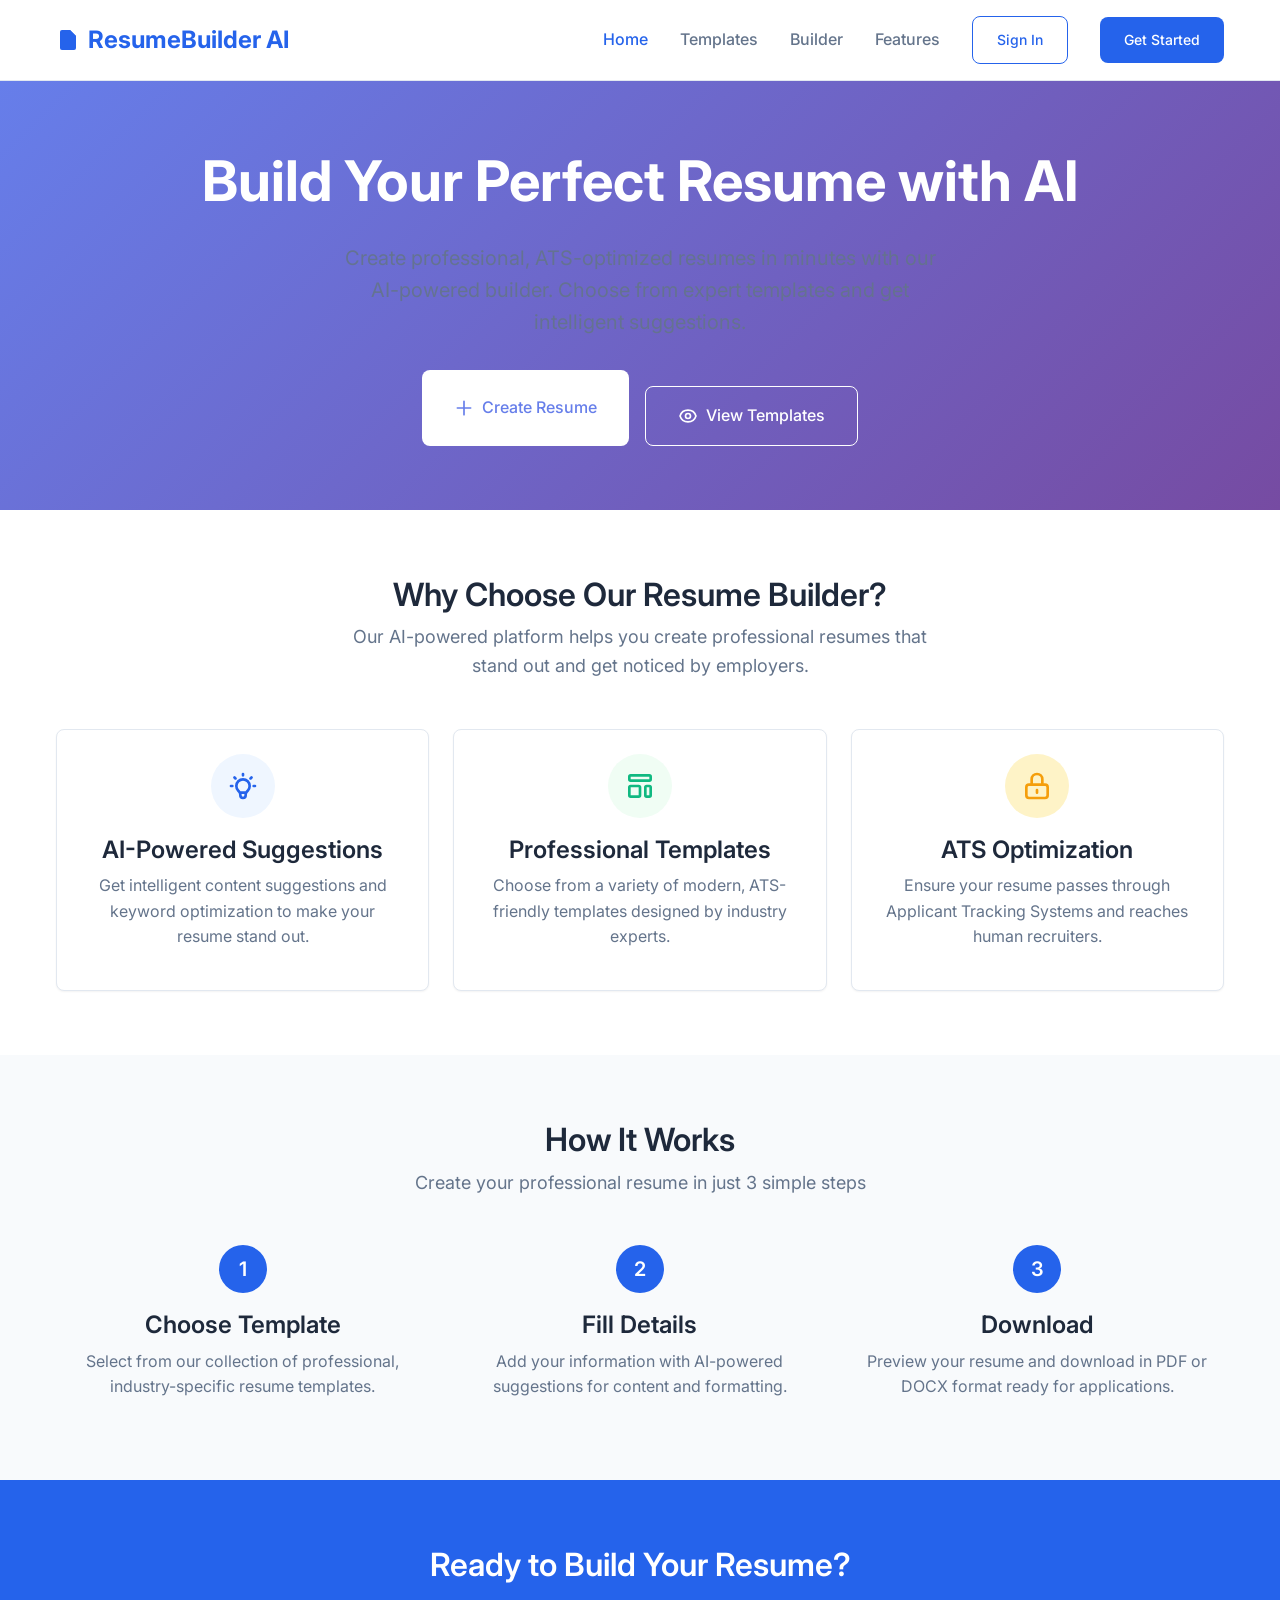
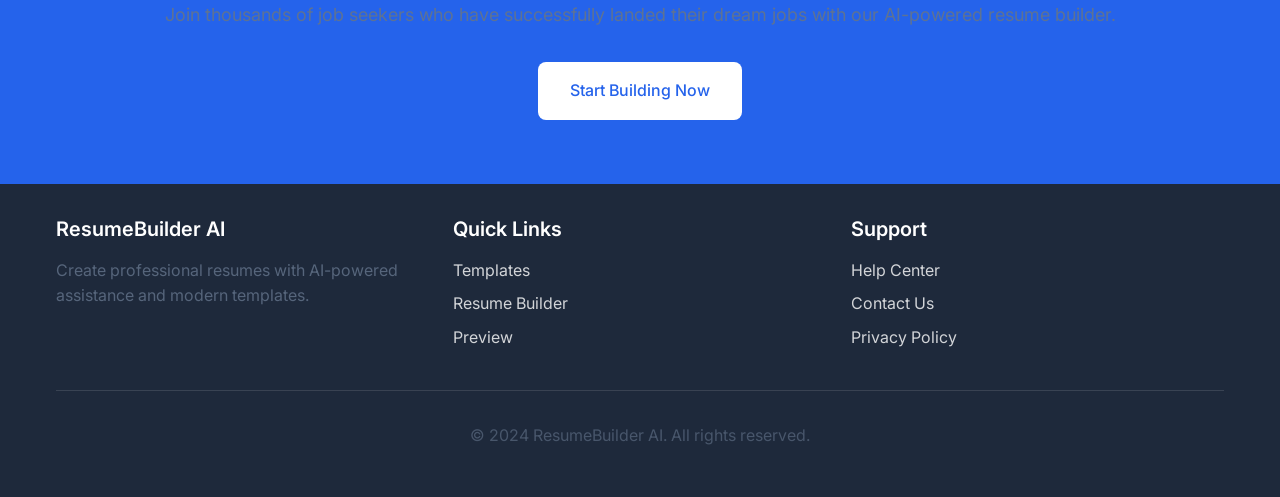
<file: index.html>
<!DOCTYPE html>
<html lang="en">
<head>
    <meta charset="UTF-8">
    <meta name="viewport" content="width=device-width, initial-scale=1.0">
    <title>AI-Powered Resume Builder | Create Professional Resumes</title>
    <meta name="description" content="Build professional resumes with AI-powered suggestions, multiple templates, and ATS optimization. Create, preview, and download your perfect resume.">
    
    <!-- Google Fonts -->
    <link rel="preconnect" href="https://fonts.googleapis.com">
    <link rel="preconnect" href="https://fonts.gstatic.com" crossorigin>
    <link href="https://fonts.googleapis.com/css2?family=Inter:wght@300;400;500;600;700&display=swap" rel="stylesheet">
    
    <!-- Styles -->
    <link rel="stylesheet" href="styles/main.css">
    
    <!-- Favicon -->
    <link rel="icon" type="image/x-icon" href="assets/icons/favicon.ico">
</head>
<body>
    <!-- Header -->
    <header class="header">
        <nav class="navbar">
            <div class="container flex justify-between items-center">
                <a href="index.html" class="nav-brand">
                    <svg width="24" height="24" viewBox="0 0 24 24" fill="currentColor">
                        <path d="M14 2H6a2 2 0 0 0-2 2v16a2 2 0 0 0 2 2h12a2 2 0 0 0 2-2V8l-6-6z"/>
                        <polyline points="14,2 14,8 20,8"/>
                        <line x1="16" y1="13" x2="8" y2="13"/>
                        <line x1="16" y1="17" x2="8" y2="17"/>
                        <polyline points="10,9 9,9 8,9"/>
                    </svg>
                    ResumeBuilder AI
                </a>
                
                <ul class="nav-menu" id="navMenu">
                    <li><a href="index.html" class="nav-link active">Home</a></li>
                    <li><a href="templates.html" class="nav-link">Templates</a></li>
                    <li><a href="builder.html" class="nav-link">Builder</a></li>
                    <li><a href="#features" class="nav-link">Features</a></li>
                    <li><a href="login.html" class="btn btn-outline">Sign In</a></li>
                    <li><a href="builder.html" class="btn btn-primary">Get Started</a></li>
                </ul>
                
                <button class="mobile-menu-button" id="mobileMenuButton" aria-label="Toggle menu">
                    <svg width="24" height="24" fill="none" stroke="currentColor" viewBox="0 0 24 24">
                        <path stroke-linecap="round" stroke-linejoin="round" stroke-width="2" d="M4 6h16M4 12h16M4 18h16"/>
                    </svg>
                </button>
            </div>
        </nav>
    </header>

    <main>
        <!-- Hero Section -->
        <section class="hero" style="padding: 4rem 0; background: linear-gradient(135deg, #667eea 0%, #764ba2 100%); color: white;">
            <div class="container text-center">
                <div class="fade-in">
                    <h1 style="font-size: 3.5rem; margin-bottom: 1.5rem; font-weight: 700;">
                        Build Your Perfect Resume with AI
                    </h1>
                    <p style="font-size: 1.25rem; margin-bottom: 2rem; opacity: 0.9; max-width: 600px; margin-left: auto; margin-right: auto;">
                        Create professional, ATS-optimized resumes in minutes with our AI-powered builder. 
                        Choose from expert templates and get intelligent suggestions.
                    </p>
                    <div class="flex justify-center space-y-4" style="gap: 1rem; flex-wrap: wrap;">
                        <a href="builder.html" class="btn btn-lg" style="background: white; color: #667eea; border: none;">
                            <svg width="20" height="20" fill="none" stroke="currentColor" viewBox="0 0 24 24">
                                <path stroke-linecap="round" stroke-linejoin="round" stroke-width="2" d="M12 4v16m8-8H4"/>
                            </svg>
                            Create Resume
                        </a>
                        <a href="templates.html" class="btn btn-lg btn-outline" style="border-color: white; color: white;">
                            <svg width="20" height="20" fill="none" stroke="currentColor" viewBox="0 0 24 24">
                                <path stroke-linecap="round" stroke-linejoin="round" stroke-width="2" d="M15 12a3 3 0 11-6 0 3 3 0 016 0z"/>
                                <path stroke-linecap="round" stroke-linejoin="round" stroke-width="2" d="M2.458 12C3.732 7.943 7.523 5 12 5c4.478 0 8.268 2.943 9.542 7-1.274 4.057-5.064 7-9.542 7-4.477 0-8.268-2.943-9.542-7z"/>
                            </svg>
                            View Templates
                        </a>
                    </div>
                </div>
            </div>
        </section>

        <!-- Features Section -->
        <section id="features" style="padding: 4rem 0;">
            <div class="container">
                <div class="text-center" style="margin-bottom: 3rem;">
                    <h2>Why Choose Our Resume Builder?</h2>
                    <p style="font-size: 1.125rem; max-width: 600px; margin: 0 auto;">
                        Our AI-powered platform helps you create professional resumes that stand out and get noticed by employers.
                    </p>
                </div>
                
                <div class="grid grid-cols-3">
                    <div class="card text-center fade-in">
                        <div style="background: #eff6ff; width: 64px; height: 64px; border-radius: 50%; display: flex; align-items: center; justify-content: center; margin: 0 auto 1rem;">
                            <svg width="32" height="32" fill="none" stroke="#2563eb" viewBox="0 0 24 24">
                                <path stroke-linecap="round" stroke-linejoin="round" stroke-width="2" d="M9.663 17h4.673M12 3v1m6.364 1.636l-.707.707M21 12h-1M4 12H3m3.343-5.657l-.707-.707m2.828 9.9a5 5 0 117.072 0l-.548.547A3.374 3.374 0 0014 18.469V19a2 2 0 11-4 0v-.531c0-.895-.356-1.754-.988-2.386l-.548-.547z"/>
                            </svg>
                        </div>
                        <h3>AI-Powered Suggestions</h3>
                        <p>Get intelligent content suggestions and keyword optimization to make your resume stand out.</p>
                    </div>
                    
                    <div class="card text-center fade-in">
                        <div style="background: #f0fdf4; width: 64px; height: 64px; border-radius: 50%; display: flex; align-items: center; justify-content: center; margin: 0 auto 1rem;">
                            <svg width="32" height="32" fill="none" stroke="#10b981" viewBox="0 0 24 24">
                                <path stroke-linecap="round" stroke-linejoin="round" stroke-width="2" d="M4 5a1 1 0 011-1h14a1 1 0 011 1v2a1 1 0 01-1 1H5a1 1 0 01-1-1V5zM4 13a1 1 0 011-1h6a1 1 0 011 1v6a1 1 0 01-1 1H5a1 1 0 01-1-1v-6zM16 13a1 1 0 011-1h2a1 1 0 011 1v6a1 1 0 01-1 1h-2a1 1 0 01-1-1v-6z"/>
                            </svg>
                        </div>
                        <h3>Professional Templates</h3>
                        <p>Choose from a variety of modern, ATS-friendly templates designed by industry experts.</p>
                    </div>
                    
                    <div class="card text-center fade-in">
                        <div style="background: #fef3c7; width: 64px; height: 64px; border-radius: 50%; display: flex; align-items: center; justify-content: center; margin: 0 auto 1rem;">
                            <svg width="32" height="32" fill="none" stroke="#f59e0b" viewBox="0 0 24 24">
                                <path stroke-linecap="round" stroke-linejoin="round" stroke-width="2" d="M12 15v2m-6 4h12a2 2 0 002-2v-6a2 2 0 00-2-2H6a2 2 0 00-2 2v6a2 2 0 002 2zm10-10V7a4 4 0 00-8 0v4h8z"/>
                            </svg>
                        </div>
                        <h3>ATS Optimization</h3>
                        <p>Ensure your resume passes through Applicant Tracking Systems and reaches human recruiters.</p>
                    </div>
                </div>
            </div>
        </section>

        <!-- How It Works Section -->
        <section style="padding: 4rem 0; background: var(--surface-color);">
            <div class="container">
                <div class="text-center" style="margin-bottom: 3rem;">
                    <h2>How It Works</h2>
                    <p style="font-size: 1.125rem;">Create your professional resume in just 3 simple steps</p>
                </div>
                
                <div class="grid grid-cols-3">
                    <div class="text-center">
                        <div style="background: var(--primary-color); color: white; width: 48px; height: 48px; border-radius: 50%; display: flex; align-items: center; justify-content: center; margin: 0 auto 1rem; font-weight: 600; font-size: 1.25rem;">1</div>
                        <h3>Choose Template</h3>
                        <p>Select from our collection of professional, industry-specific resume templates.</p>
                    </div>
                    
                    <div class="text-center">
                        <div style="background: var(--primary-color); color: white; width: 48px; height: 48px; border-radius: 50%; display: flex; align-items: center; justify-content: center; margin: 0 auto 1rem; font-weight: 600; font-size: 1.25rem;">2</div>
                        <h3>Fill Details</h3>
                        <p>Add your information with AI-powered suggestions for content and formatting.</p>
                    </div>
                    
                    <div class="text-center">
                        <div style="background: var(--primary-color); color: white; width: 48px; height: 48px; border-radius: 50%; display: flex; align-items: center; justify-content: center; margin: 0 auto 1rem; font-weight: 600; font-size: 1.25rem;">3</div>
                        <h3>Download</h3>
                        <p>Preview your resume and download in PDF or DOCX format ready for applications.</p>
                    </div>
                </div>
            </div>
        </section>

        <!-- CTA Section -->
        <section style="padding: 4rem 0; background: var(--primary-color); color: white;">
            <div class="container text-center">
                <h2 style="color: white; margin-bottom: 1rem;">Ready to Build Your Resume?</h2>
                <p style="font-size: 1.125rem; margin-bottom: 2rem; opacity: 0.9;">
                    Join thousands of job seekers who have successfully landed their dream jobs with our AI-powered resume builder.
                </p>
                <a href="builder.html" class="btn btn-lg" style="background: white; color: var(--primary-color); border: none;">
                    Start Building Now
                </a>
            </div>
        </section>
    </main>

    <!-- Footer -->
    <footer style="padding: 2rem 0; background: var(--text-primary); color: white;">
        <div class="container">
            <div class="grid grid-cols-3">
                <div>
                    <h4 style="color: white; margin-bottom: 1rem;">ResumeBuilder AI</h4>
                    <p style="opacity: 0.8;">Create professional resumes with AI-powered assistance and modern templates.</p>
                </div>
                <div>
                    <h4 style="color: white; margin-bottom: 1rem;">Quick Links</h4>
                    <ul style="list-style: none;">
                        <li style="margin-bottom: 0.5rem;"><a href="templates.html" style="color: white; opacity: 0.8; text-decoration: none;">Templates</a></li>
                        <li style="margin-bottom: 0.5rem;"><a href="builder.html" style="color: white; opacity: 0.8; text-decoration: none;">Resume Builder</a></li>
                        <li style="margin-bottom: 0.5rem;"><a href="preview.html" style="color: white; opacity: 0.8; text-decoration: none;">Preview</a></li>
                    </ul>
                </div>
                <div>
                    <h4 style="color: white; margin-bottom: 1rem;">Support</h4>
                    <ul style="list-style: none;">
                        <li style="margin-bottom: 0.5rem;"><a href="#" style="color: white; opacity: 0.8; text-decoration: none;">Help Center</a></li>
                        <li style="margin-bottom: 0.5rem;"><a href="#" style="color: white; opacity: 0.8; text-decoration: none;">Contact Us</a></li>
                        <li style="margin-bottom: 0.5rem;"><a href="#" style="color: white; opacity: 0.8; text-decoration: none;">Privacy Policy</a></li>
                    </ul>
                </div>
            </div>
            <div style="border-top: 1px solid rgba(255,255,255,0.2); margin-top: 2rem; padding-top: 2rem; text-align: center; opacity: 0.6;">
                <p>&copy; 2024 ResumeBuilder AI. All rights reserved.</p>
            </div>
        </div>
    </footer>

    <!-- Scripts -->
    <script src="js/app.js"></script>
</body>
</html>
</file>
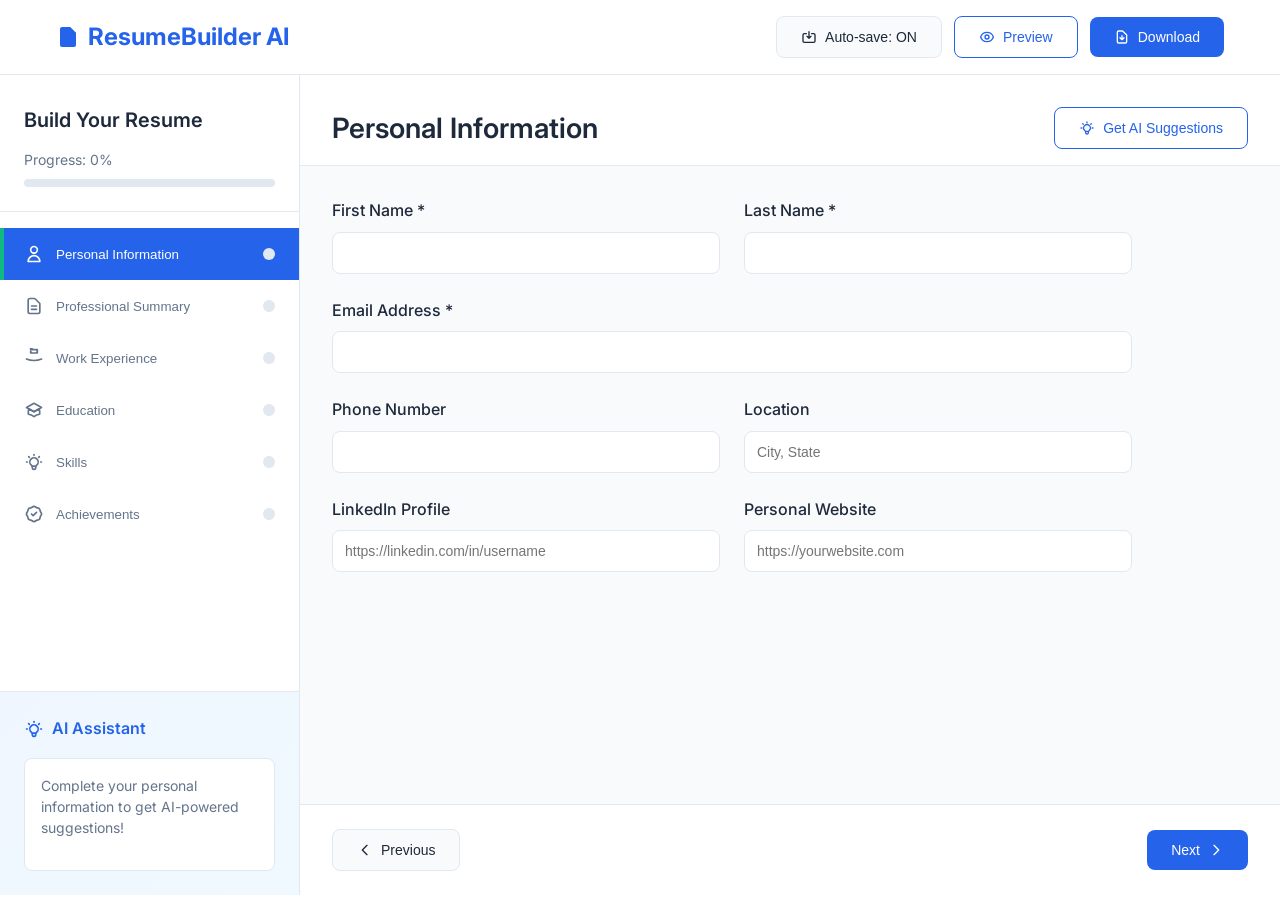
<file: builder.html>
<!DOCTYPE html>
<html lang="en">
<head>
    <meta charset="UTF-8">
    <meta name="viewport" content="width=device-width, initial-scale=1.0">
    <title>Resume Builder | AI-Powered Resume Builder</title>
    <meta name="description" content="Build your professional resume with AI-powered suggestions and modern templates. Easy-to-use interface with real-time preview.">
    
    <!-- Google Fonts -->
    <link rel="preconnect" href="https://fonts.googleapis.com">
    <link rel="preconnect" href="https://fonts.gstatic.com" crossorigin>
    <link href="https://fonts.googleapis.com/css2?family=Inter:wght@300;400;500;600;700&display=swap" rel="stylesheet">
    
    <!-- Styles -->
    <link rel="stylesheet" href="styles/main.css">
    <link rel="stylesheet" href="styles/builder.css">
    
    <!-- Favicon -->
    <link rel="icon" type="image/x-icon" href="assets/icons/favicon.ico">
</head>
<body>
    <!-- Header -->
    <header class="header">
        <nav class="navbar">
            <div class="container flex justify-between items-center">
                <a href="index.html" class="nav-brand">
                    <svg width="24" height="24" viewBox="0 0 24 24" fill="currentColor">
                        <path d="M14 2H6a2 2 0 0 0-2 2v16a2 2 0 0 0 2 2h12a2 2 0 0 0 2-2V8l-6-6z"/>
                        <polyline points="14,2 14,8 20,8"/>
                        <line x1="16" y1="13" x2="8" y2="13"/>
                        <line x1="16" y1="17" x2="8" y2="17"/>
                        <polyline points="10,9 9,9 8,9"/>
                    </svg>
                    ResumeBuilder AI
                </a>
                
                <div class="builder-actions">
                    <button id="autoSaveToggle" class="btn btn-secondary">
                        <svg width="16" height="16" fill="none" stroke="currentColor" viewBox="0 0 24 24">
                            <path stroke-linecap="round" stroke-linejoin="round" stroke-width="2" d="M8 7H5a2 2 0 00-2 2v9a2 2 0 002 2h14a2 2 0 002-2V9a2 2 0 00-2-2h-3m-1 4l-3 3m0 0l-3-3m3 3V4"/>
                        </svg>
                        Auto-save: ON
                    </button>
                    <button id="previewBtn" class="btn btn-outline">
                        <svg width="16" height="16" fill="none" stroke="currentColor" viewBox="0 0 24 24">
                            <path stroke-linecap="round" stroke-linejoin="round" stroke-width="2" d="M15 12a3 3 0 11-6 0 3 3 0 016 0z"/>
                            <path stroke-linecap="round" stroke-linejoin="round" stroke-width="2" d="M2.458 12C3.732 7.943 7.523 5 12 5c4.478 0 8.268 2.943 9.542 7-1.274 4.057-5.064 7-9.542 7-4.477 0-8.268-2.943-9.542-7z"/>
                        </svg>
                        Preview
                    </button>
                    <button id="downloadBtn" class="btn btn-primary">
                        <svg width="16" height="16" fill="none" stroke="currentColor" viewBox="0 0 24 24">
                            <path stroke-linecap="round" stroke-linejoin="round" stroke-width="2" d="M12 10v6m0 0l-3-3m3 3l3-3m2 8H7a2 2 0 01-2-2V5a2 2 0 012-2h5.586a1 1 0 01.707.293l5.414 5.414a1 1 0 01.293.707V19a2 2 0 01-2 2z"/>
                        </svg>
                        Download
                    </button>
                </div>
                
                <button class="mobile-menu-button" id="mobileMenuButton" aria-label="Toggle menu">
                    <svg width="24" height="24" fill="none" stroke="currentColor" viewBox="0 0 24 24">
                        <path stroke-linecap="round" stroke-linejoin="round" stroke-width="2" d="M4 6h16M4 12h16M4 18h16"/>
                    </svg>
                </button>
            </div>
        </nav>
    </header>

    <main class="builder-main">
        <!-- Sidebar -->
        <aside class="builder-sidebar">
            <div class="sidebar-header">
                <h2>Build Your Resume</h2>
                <div class="progress-indicator">
                    <span class="progress-text">Progress: <span id="progressPercent">0%</span></span>
                    <div class="progress-bar">
                        <div class="progress-fill" id="progressFill"></div>
                    </div>
                </div>
            </div>
            
            <nav class="sidebar-nav">
                <ul class="nav-sections">
                    <li>
                        <button class="nav-section active" data-section="personal">
                            <svg width="20" height="20" fill="none" stroke="currentColor" viewBox="0 0 24 24">
                                <path stroke-linecap="round" stroke-linejoin="round" stroke-width="2" d="M16 7a4 4 0 11-8 0 4 4 0 018 0zM12 14a7 7 0 00-7 7h14a7 7 0 00-7-7z"/>
                            </svg>
                            Personal Information
                            <span class="completion-indicator" id="personal-indicator"></span>
                        </button>
                    </li>
                    <li>
                        <button class="nav-section" data-section="summary">
                            <svg width="20" height="20" fill="none" stroke="currentColor" viewBox="0 0 24 24">
                                <path stroke-linecap="round" stroke-linejoin="round" stroke-width="2" d="M9 12h6m-6 4h6m2 5H7a2 2 0 01-2-2V5a2 2 0 012-2h5.586a1 1 0 01.707.293l5.414 5.414a1 1 0 01.293.707V19a2 2 0 01-2 2z"/>
                            </svg>
                            Professional Summary
                            <span class="completion-indicator" id="summary-indicator"></span>
                        </button>
                    </li>
                    <li>
                        <button class="nav-section" data-section="experience">
                            <svg width="20" height="20" fill="none" stroke="currentColor" viewBox="0 0 24 24">
                                <path stroke-linecap="round" stroke-linejoin="round" stroke-width="2" d="M21 13.255A23.931 23.931 0 0112 15c-3.183 0-6.22-.62-9-1.745M16 6V4a2 2 0 00-2-2h-4a2 2 0 00-2-2v2m8 0H8m8 0v2a2 2 0 01-2 2H10a2 2 0 01-2-2V6"/>
                            </svg>
                            Work Experience
                            <span class="completion-indicator" id="experience-indicator"></span>
                        </button>
                    </li>
                    <li>
                        <button class="nav-section" data-section="education">
                            <svg width="20" height="20" fill="none" stroke="currentColor" viewBox="0 0 24 24">
                                <path stroke-linecap="round" stroke-linejoin="round" stroke-width="2" d="M12 14l9-5-9-5-9 5 9 5z"/>
                                <path stroke-linecap="round" stroke-linejoin="round" stroke-width="2" d="M12 14l6.16-3.422a12.083 12.083 0 01.665 6.479A11.952 11.952 0 0012 20.055a11.952 11.952 0 00-6.824-2.998 12.078 12.078 0 01.665-6.479L12 14z"/>
                            </svg>
                            Education
                            <span class="completion-indicator" id="education-indicator"></span>
                        </button>
                    </li>
                    <li>
                        <button class="nav-section" data-section="skills">
                            <svg width="20" height="20" fill="none" stroke="currentColor" viewBox="0 0 24 24">
                                <path stroke-linecap="round" stroke-linejoin="round" stroke-width="2" d="M9.663 17h4.673M12 3v1m6.364 1.636l-.707.707M21 12h-1M4 12H3m3.343-5.657l-.707-.707m2.828 9.9a5 5 0 117.072 0l-.548.547A3.374 3.374 0 0014 18.469V19a2 2 0 11-4 0v-.531c0-.895-.356-1.754-.988-2.386l-.548-.547z"/>
                            </svg>
                            Skills
                            <span class="completion-indicator" id="skills-indicator"></span>
                        </button>
                    </li>
                    <li>
                        <button class="nav-section" data-section="achievements">
                            <svg width="20" height="20" fill="none" stroke="currentColor" viewBox="0 0 24 24">
                                <path stroke-linecap="round" stroke-linejoin="round" stroke-width="2" d="M9 12l2 2 4-4M7.835 4.697a3.42 3.42 0 001.946-.806 3.42 3.42 0 014.438 0 3.42 3.42 0 001.946.806 3.42 3.42 0 013.138 3.138 3.42 3.42 0 00.806 1.946 3.42 3.42 0 010 4.438 3.42 3.42 0 00-.806 1.946 3.42 3.42 0 01-3.138 3.138 3.42 3.42 0 00-1.946.806 3.42 3.42 0 01-4.438 0 3.42 3.42 0 00-1.946-.806 3.42 3.42 0 01-3.138-3.138 3.42 3.42 0 00-.806-1.946 3.42 3.42 0 010-4.438 3.42 3.42 0 00.806-1.946 3.42 3.42 0 013.138-3.138z"/>
                            </svg>
                            Achievements
                            <span class="completion-indicator" id="achievements-indicator"></span>
                        </button>
                    </li>
                </ul>
            </nav>
            
            <div class="ai-assistant">
                <div class="ai-header">
                    <svg width="20" height="20" fill="none" stroke="currentColor" viewBox="0 0 24 24">
                        <path stroke-linecap="round" stroke-linejoin="round" stroke-width="2" d="M9.663 17h4.673M12 3v1m6.364 1.636l-.707.707M21 12h-1M4 12H3m3.343-5.657l-.707-.707m2.828 9.9a5 5 0 117.072 0l-.548.547A3.374 3.374 0 0014 18.469V19a2 2 0 11-4 0v-.531c0-.895-.356-1.754-.988-2.386l-.548-.547z"/>
                    </svg>
                    AI Assistant
                </div>
                <div class="ai-suggestions" id="aiSuggestions">
                    <p>Complete your personal information to get AI-powered suggestions!</p>
                </div>
            </div>
        </aside>

        <!-- Content Area -->
        <section class="builder-content">
            <div class="content-header">
                <h1 id="sectionTitle">Personal Information</h1>
                <div class="content-actions">
                    <button id="aiSuggestBtn" class="btn btn-outline">
                        <svg width="16" height="16" fill="none" stroke="currentColor" viewBox="0 0 24 24">
                            <path stroke-linecap="round" stroke-linejoin="round" stroke-width="2" d="M9.663 17h4.673M12 3v1m6.364 1.636l-.707.707M21 12h-1M4 12H3m3.343-5.657l-.707-.707m2.828 9.9a5 5 0 117.072 0l-.548.547A3.374 3.374 0 0014 18.469V19a2 2 0 11-4 0v-.531c0-.895-.356-1.754-.988-2.386l-.548-.547z"/>
                        </svg>
                        Get AI Suggestions
                    </button>
                </div>
            </div>

            <div class="form-container">
                <!-- Personal Information Section -->
                <div id="personal-section" class="section-content active">
                    <form id="personalForm" class="resume-form">
                        <div class="grid grid-cols-2">
                            <div class="form-group">
                                <label for="firstName" class="form-label">First Name *</label>
                                <input type="text" id="firstName" name="firstName" class="form-input" required>
                            </div>
                            <div class="form-group">
                                <label for="lastName" class="form-label">Last Name *</label>
                                <input type="text" id="lastName" name="lastName" class="form-input" required>
                            </div>
                        </div>
                        
                        <div class="form-group">
                            <label for="email" class="form-label">Email Address *</label>
                            <input type="email" id="email" name="email" class="form-input" required>
                        </div>
                        
                        <div class="grid grid-cols-2">
                            <div class="form-group">
                                <label for="phone" class="form-label">Phone Number</label>
                                <input type="tel" id="phone" name="phone" class="form-input">
                            </div>
                            <div class="form-group">
                                <label for="location" class="form-label">Location</label>
                                <input type="text" id="location" name="location" class="form-input" placeholder="City, State">
                            </div>
                        </div>
                        
                        <div class="grid grid-cols-2">
                            <div class="form-group">
                                <label for="linkedin" class="form-label">LinkedIn Profile</label>
                                <input type="url" id="linkedin" name="linkedin" class="form-input" placeholder="https://linkedin.com/in/username">
                            </div>
                            <div class="form-group">
                                <label for="website" class="form-label">Personal Website</label>
                                <input type="url" id="website" name="website" class="form-input" placeholder="https://yourwebsite.com">
                            </div>
                        </div>
                    </form>
                </div>

                <!-- Summary Section -->
                <div id="summary-section" class="section-content">
                    <form id="summaryForm" class="resume-form">
                        <div class="form-group">
                            <label for="jobTitle" class="form-label">Current/Target Job Title</label>
                            <input type="text" id="jobTitle" name="jobTitle" class="form-input" placeholder="e.g., Senior Software Engineer">
                        </div>
                        
                        <div class="form-group">
                            <label for="summary" class="form-label">Professional Summary</label>
                            <textarea id="summary" name="summary" class="form-input form-textarea" rows="6" placeholder="Write a compelling summary that highlights your key qualifications and career objectives..."></textarea>
                            <div class="field-help">
                                <span class="character-count">0 / 300 characters</span>
                            </div>
                        </div>
                    </form>
                </div>

                <!-- Experience Section -->
                <div id="experience-section" class="section-content">
                    <div class="section-header">
                        <h3>Work Experience</h3>
                        <button id="addExperienceBtn" class="btn btn-outline">
                            <svg width="16" height="16" fill="none" stroke="currentColor" viewBox="0 0 24 24">
                                <path stroke-linecap="round" stroke-linejoin="round" stroke-width="2" d="M12 4v16m8-8H4"/>
                            </svg>
                            Add Experience
                        </button>
                    </div>
                    <div id="experienceContainer" class="dynamic-container">
                        <!-- Experience items will be added here -->
                    </div>
                </div>

                <!-- Education Section -->
                <div id="education-section" class="section-content">
                    <div class="section-header">
                        <h3>Education</h3>
                        <button id="addEducationBtn" class="btn btn-outline">
                            <svg width="16" height="16" fill="none" stroke="currentColor" viewBox="0 0 24 24">
                                <path stroke-linecap="round" stroke-linejoin="round" stroke-width="2" d="M12 4v16m8-8H4"/>
                            </svg>
                            Add Education
                        </button>
                    </div>
                    <div id="educationContainer" class="dynamic-container">
                        <!-- Education items will be added here -->
                    </div>
                </div>

                <!-- Skills Section -->
                <div id="skills-section" class="section-content">
                    <form id="skillsForm" class="resume-form">
                        <div class="form-group">
                            <label for="skillInput" class="form-label">Add Skills</label>
                            <div class="skill-input-container">
                                <input type="text" id="skillInput" class="form-input" placeholder="Type a skill and press Enter">
                                <button type="button" id="addSkillBtn" class="btn btn-secondary">Add</button>
                            </div>
                        </div>
                        
                        <div class="skills-container" id="skillsContainer">
                            <!-- Skills will be added here -->
                        </div>
                    </form>
                </div>

                <!-- Achievements Section -->
                <div id="achievements-section" class="section-content">
                    <div class="section-header">
                        <h3>Achievements & Certifications</h3>
                        <button id="addAchievementBtn" class="btn btn-outline">
                            <svg width="16" height="16" fill="none" stroke="currentColor" viewBox="0 0 24 24">
                                <path stroke-linecap="round" stroke-linejoin="round" stroke-width="2" d="M12 4v16m8-8H4"/>
                            </svg>
                            Add Achievement
                        </button>
                    </div>
                    <div id="achievementsContainer" class="dynamic-container">
                        <!-- Achievement items will be added here -->
                    </div>
                </div>
            </div>

            <!-- Navigation Footer -->
            <div class="section-navigation">
                <button id="prevSectionBtn" class="btn btn-secondary" disabled>
                    <svg width="16" height="16" fill="none" stroke="currentColor" viewBox="0 0 24 24">
                        <path stroke-linecap="round" stroke-linejoin="round" stroke-width="2" d="M15 19l-7-7 7-7"/>
                    </svg>
                    Previous
                </button>
                <button id="nextSectionBtn" class="btn btn-primary">
                    Next
                    <svg width="16" height="16" fill="none" stroke="currentColor" viewBox="0 0 24 24">
                        <path stroke-linecap="round" stroke-linejoin="round" stroke-width="2" d="M9 5l7 7-7 7"/>
                    </svg>
                </button>
            </div>
        </section>
    </main>

    <!-- Scripts -->
    <script src="js/app.js"></script>
    <script src="js/builder.js"></script>
</body>
</html>
</file>
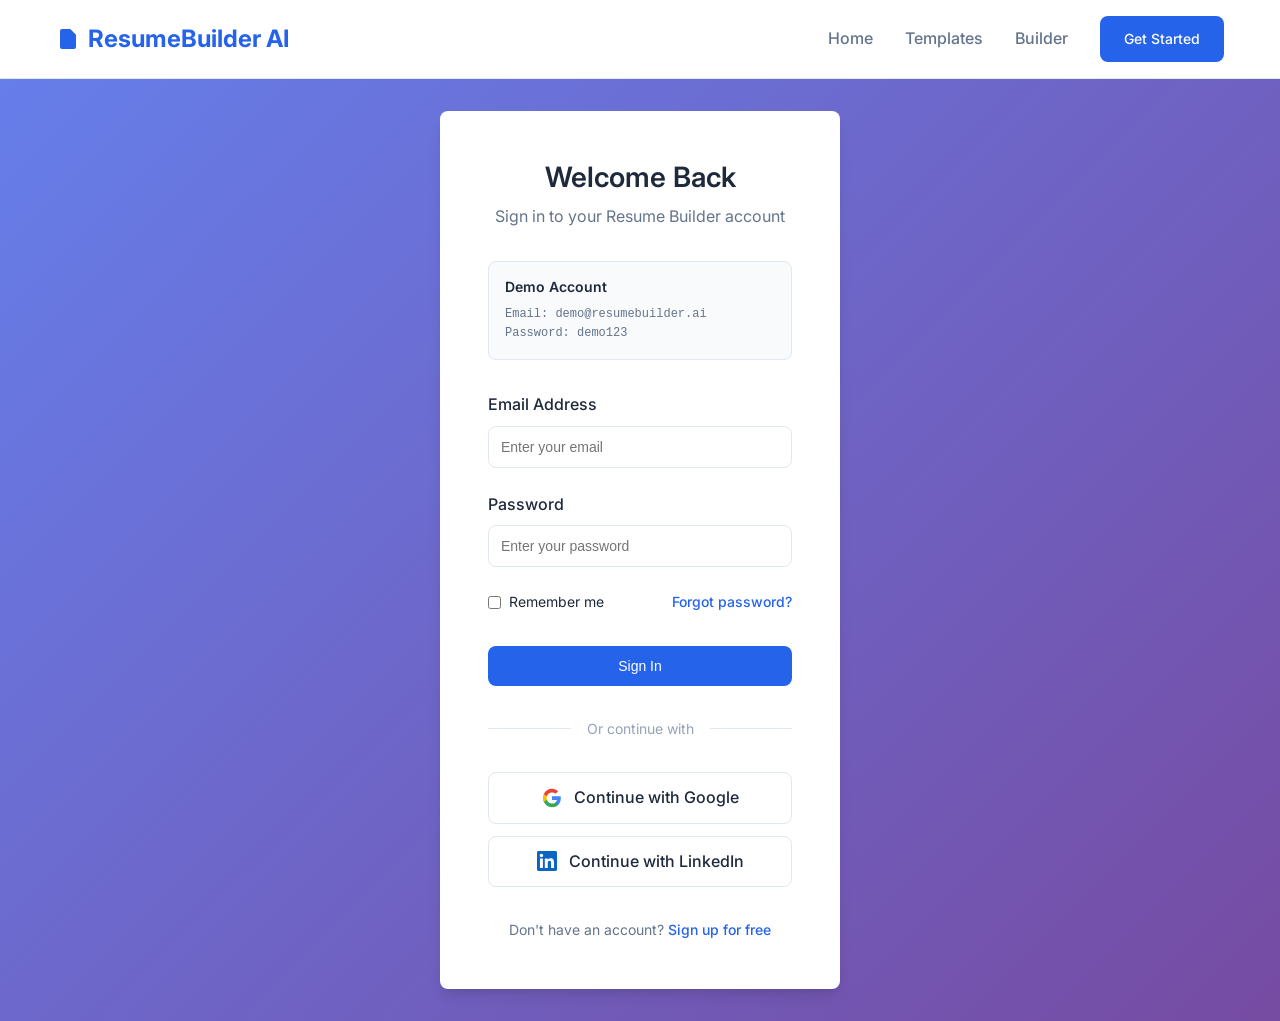
<file: login.html>
<!DOCTYPE html>
<html lang="en">
<head>
    <meta charset="UTF-8">
    <meta name="viewport" content="width=device-width, initial-scale=1.0">
    <title>Sign In | AI-Powered Resume Builder</title>
    <meta name="description" content="Sign in to your Resume Builder account to access your saved resumes and premium features.">
    
    <!-- Google Fonts -->
    <link rel="preconnect" href="https://fonts.googleapis.com">
    <link rel="preconnect" href="https://fonts.gstatic.com" crossorigin>
    <link href="https://fonts.googleapis.com/css2?family=Inter:wght@300;400;500;600;700&display=swap" rel="stylesheet">
    
    <!-- Styles -->
    <link rel="stylesheet" href="styles/main.css">
    
    <!-- Favicon -->
    <link rel="icon" type="image/x-icon" href="assets/icons/favicon.ico">
    
    <style>
        /* Login Page Specific Styles */
        .login-container {
            min-height: calc(100vh - 80px);
            display: flex;
            align-items: center;
            justify-content: center;
            background: linear-gradient(135deg, #667eea 0%, #764ba2 100%);
            padding: 2rem 1rem;
        }
        
        .login-card {
            background: var(--background-color);
            border-radius: var(--border-radius);
            box-shadow: var(--shadow-lg);
            padding: 3rem;
            width: 100%;
            max-width: 400px;
        }
        
        .login-header {
            text-align: center;
            margin-bottom: 2rem;
        }
        
        .login-header h1 {
            font-size: 1.75rem;
            margin-bottom: 0.5rem;
            color: var(--text-primary);
        }
        
        .login-header p {
            color: var(--text-secondary);
            margin: 0;
        }
        
        .login-form {
            margin-bottom: 2rem;
        }
        
        .form-group {
            margin-bottom: 1.5rem;
        }
        
        .form-group:last-of-type {
            margin-bottom: 2rem;
        }
        
        .form-options {
            display: flex;
            justify-content: space-between;
            align-items: center;
            margin-bottom: 2rem;
            font-size: 0.875rem;
        }
        
        .remember-me {
            display: flex;
            align-items: center;
            gap: 0.5rem;
        }
        
        .remember-me input[type="checkbox"] {
            margin: 0;
        }
        
        .forgot-password {
            color: var(--primary-color);
            text-decoration: none;
            font-weight: 500;
        }
        
        .forgot-password:hover {
            text-decoration: underline;
        }
        
        .social-login {
            margin-bottom: 2rem;
        }
        
        .social-login-divider {
            display: flex;
            align-items: center;
            margin: 2rem 0;
            color: var(--text-muted);
            font-size: 0.875rem;
        }
        
        .social-login-divider::before,
        .social-login-divider::after {
            content: '';
            flex: 1;
            height: 1px;
            background: var(--border-color);
        }
        
        .social-login-divider span {
            padding: 0 1rem;
        }
        
        .social-btn {
            width: 100%;
            display: flex;
            align-items: center;
            justify-content: center;
            gap: 0.75rem;
            padding: 0.75rem 1rem;
            border: 1px solid var(--border-color);
            border-radius: var(--border-radius);
            background: var(--background-color);
            color: var(--text-primary);
            text-decoration: none;
            font-weight: 500;
            transition: var(--transition);
            margin-bottom: 0.75rem;
        }
        
        .social-btn:hover {
            background: var(--surface-color);
            border-color: var(--text-muted);
        }
        
        .social-btn:last-child {
            margin-bottom: 0;
        }
        
        .signup-link {
            text-align: center;
            color: var(--text-secondary);
            font-size: 0.875rem;
        }
        
        .signup-link a {
            color: var(--primary-color);
            text-decoration: none;
            font-weight: 500;
        }
        
        .signup-link a:hover {
            text-decoration: underline;
        }
        
        .demo-credentials {
            background: var(--surface-color);
            border: 1px solid var(--border-color);
            border-radius: var(--border-radius);
            padding: 1rem;
            margin-bottom: 2rem;
        }
        
        .demo-credentials h4 {
            margin: 0 0 0.5rem 0;
            font-size: 0.875rem;
            color: var(--text-primary);
        }
        
        .demo-credentials p {
            margin: 0;
            font-size: 0.75rem;
            color: var(--text-secondary);
            font-family: monospace;
        }
        
        .error-message {
            background: #fef2f2;
            border: 1px solid #fecaca;
            color: #dc2626;
            padding: 0.75rem;
            border-radius: var(--border-radius);
            font-size: 0.875rem;
            margin-bottom: 1rem;
            display: none;
        }
        
        .success-message {
            background: #f0fdf4;
            border: 1px solid #bbf7d0;
            color: #166534;
            padding: 0.75rem;
            border-radius: var(--border-radius);
            font-size: 0.875rem;
            margin-bottom: 1rem;
            display: none;
        }
        
        /* Loading state */
        .login-form.loading {
            opacity: 0.6;
            pointer-events: none;
        }
        
        /* Responsive */
        @media (max-width: 480px) {
            .login-card {
                padding: 2rem 1.5rem;
                margin: 1rem;
            }
            
            .login-header h1 {
                font-size: 1.5rem;
            }
        }
    </style>
</head>
<body>
    <!-- Header -->
    <header class="header">
        <nav class="navbar">
            <div class="container flex justify-between items-center">
                <a href="index.html" class="nav-brand">
                    <svg width="24" height="24" viewBox="0 0 24 24" fill="currentColor">
                        <path d="M14 2H6a2 2 0 0 0-2 2v16a2 2 0 0 0 2 2h12a2 2 0 0 0 2-2V8l-6-6z"/>
                        <polyline points="14,2 14,8 20,8"/>
                        <line x1="16" y1="13" x2="8" y2="13"/>
                        <line x1="16" y1="17" x2="8" y2="17"/>
                        <polyline points="10,9 9,9 8,9"/>
                    </svg>
                    ResumeBuilder AI
                </a>
                
                <ul class="nav-menu" id="navMenu">
                    <li><a href="index.html" class="nav-link">Home</a></li>
                    <li><a href="templates.html" class="nav-link">Templates</a></li>
                    <li><a href="builder.html" class="nav-link">Builder</a></li>
                    <li><a href="builder.html" class="btn btn-primary">Get Started</a></li>
                </ul>
                
                <button class="mobile-menu-button" id="mobileMenuButton" aria-label="Toggle menu">
                    <svg width="24" height="24" fill="none" stroke="currentColor" viewBox="0 0 24 24">
                        <path stroke-linecap="round" stroke-linejoin="round" stroke-width="2" d="M4 6h16M4 12h16M4 18h16"/>
                    </svg>
                </button>
            </div>
        </nav>
    </header>

    <main class="login-container">
        <div class="login-card">
            <!-- Header -->
            <div class="login-header">
                <h1>Welcome Back</h1>
                <p>Sign in to your Resume Builder account</p>
            </div>

            <!-- Demo Credentials -->
            <div class="demo-credentials">
                <h4>Demo Account</h4>
                <p>Email: demo@resumebuilder.ai</p>
                <p>Password: demo123</p>
            </div>

            <!-- Error/Success Messages -->
            <div id="errorMessage" class="error-message"></div>
            <div id="successMessage" class="success-message"></div>

            <!-- Login Form -->
            <form id="loginForm" class="login-form">
                <div class="form-group">
                    <label for="email" class="form-label">Email Address</label>
                    <input type="email" id="email" name="email" class="form-input" required placeholder="Enter your email">
                </div>

                <div class="form-group">
                    <label for="password" class="form-label">Password</label>
                    <input type="password" id="password" name="password" class="form-input" required placeholder="Enter your password">
                </div>

                <div class="form-options">
                    <label class="remember-me">
                        <input type="checkbox" id="rememberMe" name="rememberMe">
                        <span>Remember me</span>
                    </label>
                    <a href="#" class="forgot-password">Forgot password?</a>
                </div>

                <button type="submit" class="btn btn-primary" style="width: 100%;">
                    <span class="btn-text">Sign In</span>
                    <span class="btn-spinner hidden">
                        <svg width="16" height="16" fill="none" stroke="currentColor" viewBox="0 0 24 24">
                            <path stroke-linecap="round" stroke-linejoin="round" stroke-width="2" d="M4 12a8 8 0 018-8V0C5.373 0 0 5.373 0 12h4zm2 5.291A7.962 7.962 0 014 12H0c0 3.042 1.135 5.824 3 7.938l3-2.647z"/>
                        </svg>
                        Signing in...
                    </span>
                </button>
            </form>

            <!-- Social Login -->
            <div class="social-login">
                <div class="social-login-divider">
                    <span>Or continue with</span>
                </div>

                <a href="#" class="social-btn" id="googleLogin">
                    <svg width="20" height="20" viewBox="0 0 24 24">
                        <path fill="#4285F4" d="M22.56 12.25c0-.78-.07-1.53-.2-2.25H12v4.26h5.92c-.26 1.37-1.04 2.53-2.21 3.31v2.77h3.57c2.08-1.92 3.28-4.74 3.28-8.09z"/>
                        <path fill="#34A853" d="M12 23c2.97 0 5.46-.98 7.28-2.66l-3.57-2.77c-.98.66-2.23 1.06-3.71 1.06-2.86 0-5.29-1.93-6.16-4.53H2.18v2.84C3.99 20.53 7.7 23 12 23z"/>
                        <path fill="#FBBC05" d="M5.84 14.09c-.22-.66-.35-1.36-.35-2.09s.13-1.43.35-2.09V7.07H2.18C1.43 8.55 1 10.22 1 12s.43 3.45 1.18 4.93l2.85-2.22.81-.62z"/>
                        <path fill="#EA4335" d="M12 5.38c1.62 0 3.06.56 4.21 1.64l3.15-3.15C17.45 2.09 14.97 1 12 1 7.7 1 3.99 3.47 2.18 7.07l3.66 2.84c.87-2.6 3.3-4.53 6.16-4.53z"/>
                    </svg>
                    Continue with Google
                </a>

                <a href="#" class="social-btn" id="linkedinLogin">
                    <svg width="20" height="20" viewBox="0 0 24 24" fill="#0A66C2">
                        <path d="M20.447 20.452h-3.554v-5.569c0-1.328-.027-3.037-1.852-3.037-1.853 0-2.136 1.445-2.136 2.939v5.667H9.351V9h3.414v1.561h.046c.477-.9 1.637-1.85 3.37-1.85 3.601 0 4.267 2.37 4.267 5.455v6.286zM5.337 7.433c-1.144 0-2.063-.926-2.063-2.065 0-1.138.92-2.063 2.063-2.063 1.14 0 2.064.925 2.064 2.063 0 1.139-.925 2.065-2.064 2.065zm1.782 13.019H3.555V9h3.564v11.452zM22.225 0H1.771C.792 0 0 .774 0 1.729v20.542C0 23.227.792 24 1.771 24h20.451C23.2 24 24 23.227 24 22.271V1.729C24 .774 23.2 0 22.222 0h.003z"/>
                    </svg>
                    Continue with LinkedIn
                </a>
            </div>

            <!-- Sign Up Link -->
            <div class="signup-link">
                Don't have an account? <a href="#" id="signupLink">Sign up for free</a>
            </div>
        </div>
    </main>

    <!-- Scripts -->
    <script src="js/app.js"></script>
    <script>
        // Login page specific JavaScript
        document.addEventListener('DOMContentLoaded', function() {
            const loginForm = document.getElementById('loginForm');
            const errorMessage = document.getElementById('errorMessage');
            const successMessage = document.getElementById('successMessage');
            
            // Handle form submission
            loginForm.addEventListener('submit', function(e) {
                e.preventDefault();
                handleLogin();
            });
            
            // Social login handlers
            document.getElementById('googleLogin').addEventListener('click', function(e) {
                e.preventDefault();
                handleSocialLogin('google');
            });
            
            document.getElementById('linkedinLogin').addEventListener('click', function(e) {
                e.preventDefault();
                handleSocialLogin('linkedin');
            });
            
            // Signup link
            document.getElementById('signupLink').addEventListener('click', function(e) {
                e.preventDefault();
                Utils.showNotification('Sign up feature coming soon!', 'info');
            });
            
            // Forgot password
            document.querySelector('.forgot-password').addEventListener('click', function(e) {
                e.preventDefault();
                Utils.showNotification('Password reset feature coming soon!', 'info');
            });
        });
        
        function handleLogin() {
            const form = document.getElementById('loginForm');
            const email = document.getElementById('email').value;
            const password = document.getElementById('password').value;
            const rememberMe = document.getElementById('rememberMe').checked;
            
            // Clear previous messages
            hideMessages();
            
            // Show loading state
            showLoading();
            
            // Simulate API call
            setTimeout(() => {
                // Demo login validation
                if (email === 'demo@resumebuilder.ai' && password === 'demo123') {
                    // Successful login
                    const userData = {
                        id: 'demo_user',
                        email: email,
                        name: 'Demo User',
                        isPremium: true,
                        loginTime: new Date().toISOString()
                    };
                    
                    // Save user data
                    App.currentUser = userData;
                    saveUserData();
                    
                    // Show success
                    showSuccess('Login successful! Redirecting...');
                    
                    // Redirect to builder
                    setTimeout(() => {
                        window.location.href = 'builder.html';
                    }, 1500);
                    
                } else {
                    // Failed login
                    showError('Invalid email or password. Please try the demo credentials.');
                }
                
                hideLoading();
            }, 2000);
        }
        
        function handleSocialLogin(provider) {
            Utils.showNotification(`${provider.charAt(0).toUpperCase() + provider.slice(1)} login coming soon!`, 'info');
        }
        
        function showLoading() {
            const form = document.getElementById('loginForm');
            const btnText = document.querySelector('.btn-text');
            const btnSpinner = document.querySelector('.btn-spinner');
            
            form.classList.add('loading');
            btnText.classList.add('hidden');
            btnSpinner.classList.remove('hidden');
        }
        
        function hideLoading() {
            const form = document.getElementById('loginForm');
            const btnText = document.querySelector('.btn-text');
            const btnSpinner = document.querySelector('.btn-spinner');
            
            form.classList.remove('loading');
            btnText.classList.remove('hidden');
            btnSpinner.classList.add('hidden');
        }
        
        function showError(message) {
            const errorElement = document.getElementById('errorMessage');
            errorElement.textContent = message;
            errorElement.style.display = 'block';
        }
        
        function showSuccess(message) {
            const successElement = document.getElementById('successMessage');
            successElement.textContent = message;
            successElement.style.display = 'block';
        }
        
        function hideMessages() {
            document.getElementById('errorMessage').style.display = 'none';
            document.getElementById('successMessage').style.display = 'none';
        }
    </script>
</body>
</html>
</file>
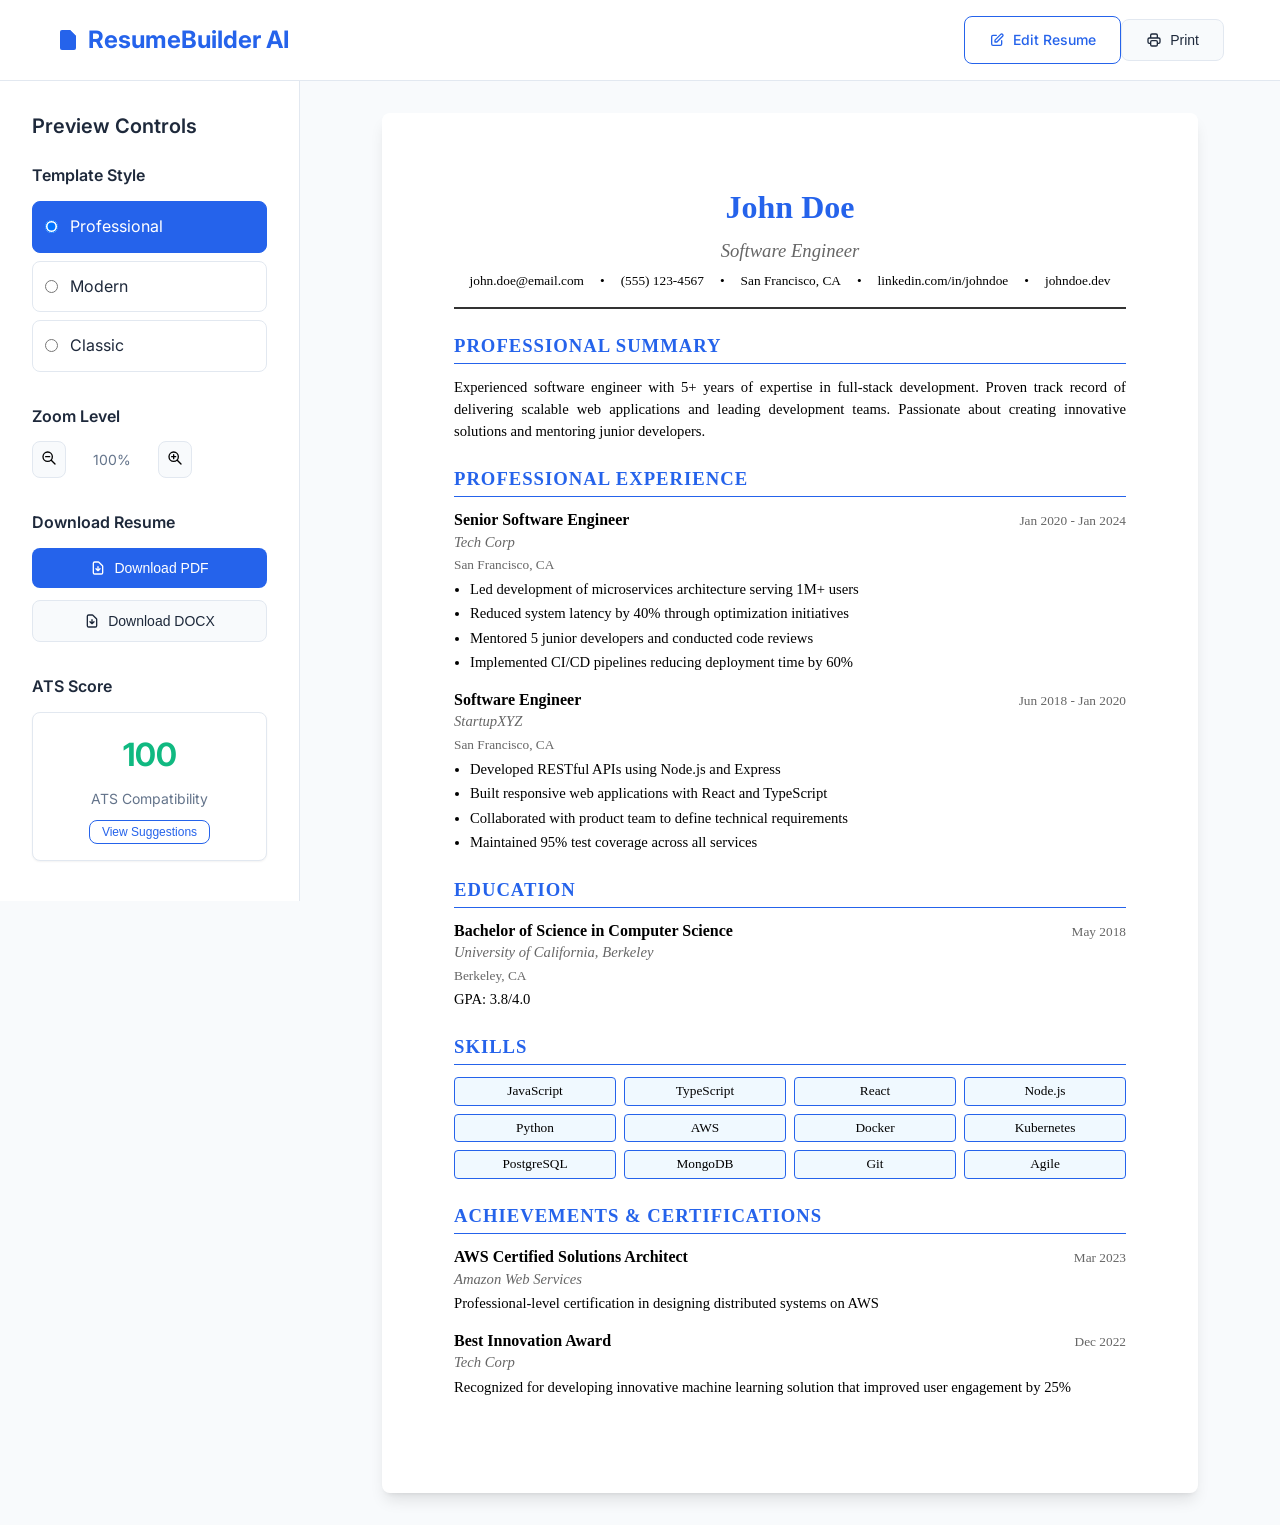
<file: preview.html>
<!DOCTYPE html>
<html lang="en">
<head>
    <meta charset="UTF-8">
    <meta name="viewport" content="width=device-width, initial-scale=1.0">
    <title>Resume Preview | AI-Powered Resume Builder</title>
    <meta name="description" content="Preview your professional resume before downloading. See how your resume will look to employers and make final adjustments.">
    
    <!-- Google Fonts -->
    <link rel="preconnect" href="https://fonts.googleapis.com">
    <link rel="preconnect" href="https://fonts.gstatic.com" crossorigin>
    <link href="https://fonts.googleapis.com/css2?family=Inter:wght@300;400;500;600;700&display=swap" rel="stylesheet">
    
    <!-- Styles -->
    <link rel="stylesheet" href="styles/main.css">
    
    <!-- Favicon -->
    <link rel="icon" type="image/x-icon" href="assets/icons/favicon.ico">
    
    <style>
        /* Preview specific styles */
        .preview-container {
            display: flex;
            min-height: calc(100vh - 80px);
            background: var(--surface-color);
        }
        
        .preview-controls {
            width: 300px;
            background: var(--background-color);
            border-right: 1px solid var(--border-color);
            padding: 2rem;
            position: sticky;
            top: 80px;
            height: calc(100vh - 80px);
            overflow-y: auto;
        }
        
        .preview-content {
            flex: 1;
            display: flex;
            justify-content: center;
            padding: 2rem;
            overflow-y: auto;
        }
        
        .resume-preview {
            width: 8.5in;
            min-height: 11in;
            background: white;
            box-shadow: var(--shadow-lg);
            border-radius: var(--border-radius);
            overflow: hidden;
            position: relative;
        }
        
        .resume-page {
            padding: 0.75in;
            font-family: 'Times New Roman', serif;
            font-size: 11pt;
            line-height: 1.4;
            color: #000;
        }
        
        .resume-header {
            text-align: center;
            margin-bottom: 1.5rem;
            padding-bottom: 1rem;
            border-bottom: 2px solid #333;
        }
        
        .resume-name {
            font-size: 24pt;
            font-weight: bold;
            margin-bottom: 0.5rem;
            color: #2563eb;
        }
        
        .resume-title {
            font-size: 14pt;
            font-style: italic;
            margin-bottom: 0.5rem;
            color: #666;
        }
        
        .resume-contact {
            font-size: 10pt;
            display: flex;
            justify-content: center;
            gap: 1rem;
            flex-wrap: wrap;
        }
        
        .resume-section {
            margin-bottom: 1.5rem;
        }
        
        .section-title {
            font-size: 14pt;
            font-weight: bold;
            color: #2563eb;
            margin-bottom: 0.75rem;
            padding-bottom: 0.25rem;
            border-bottom: 1px solid #2563eb;
            text-transform: uppercase;
            letter-spacing: 1px;
        }
        
        .experience-item,
        .education-item,
        .achievement-item {
            margin-bottom: 1rem;
        }
        
        .item-header {
            display: flex;
            justify-content: space-between;
            align-items: baseline;
            margin-bottom: 0.25rem;
        }
        
        .item-title {
            font-weight: bold;
            font-size: 12pt;
        }
        
        .item-company {
            font-style: italic;
            color: #666;
        }
        
        .item-date {
            font-size: 10pt;
            color: #666;
        }
        
        .item-location {
            font-size: 10pt;
            color: #666;
            margin-bottom: 0.25rem;
        }
        
        .item-description {
            margin-top: 0.25rem;
            font-size: 11pt;
        }
        
        .item-description ul {
            margin: 0;
            padding-left: 1rem;
        }
        
        .item-description li {
            margin-bottom: 0.25rem;
        }
        
        .skills-grid {
            display: grid;
            grid-template-columns: repeat(auto-fit, minmax(150px, 1fr));
            gap: 0.5rem;
        }
        
        .skill-item {
            background: #f0f9ff;
            padding: 0.25rem 0.5rem;
            border-radius: 4px;
            font-size: 10pt;
            text-align: center;
            border: 1px solid #2563eb;
        }
        
        .summary-text {
            font-size: 11pt;
            line-height: 1.5;
            text-align: justify;
        }
        
        /* Control Panel Styles */
        .control-group {
            margin-bottom: 2rem;
        }
        
        .control-label {
            font-weight: 600;
            margin-bottom: 0.75rem;
            display: block;
            color: var(--text-primary);
        }
        
        .template-selector {
            display: grid;
            gap: 0.5rem;
            margin-bottom: 1rem;
        }
        
        .template-option {
            display: flex;
            align-items: center;
            gap: 0.75rem;
            padding: 0.75rem;
            border: 1px solid var(--border-color);
            border-radius: var(--border-radius);
            cursor: pointer;
            transition: var(--transition);
        }
        
        .template-option:hover {
            border-color: var(--primary-color);
            background: var(--surface-color);
        }
        
        .template-option.active {
            border-color: var(--primary-color);
            background: var(--primary-color);
            color: white;
        }
        
        .template-radio {
            margin: 0;
        }
        
        .zoom-controls {
            display: flex;
            align-items: center;
            gap: 1rem;
            margin-bottom: 1rem;
        }
        
        .zoom-btn {
            background: var(--surface-color);
            border: 1px solid var(--border-color);
            padding: 0.5rem;
            border-radius: var(--border-radius);
            cursor: pointer;
            transition: var(--transition);
        }
        
        .zoom-btn:hover {
            background: var(--border-color);
        }
        
        .zoom-level {
            font-size: 0.875rem;
            color: var(--text-secondary);
            min-width: 60px;
            text-align: center;
        }
        
        .download-options {
            display: flex;
            flex-direction: column;
            gap: 0.75rem;
        }
        
        /* Responsive Design */
        @media (max-width: 1024px) {
            .preview-container {
                flex-direction: column;
            }
            
            .preview-controls {
                width: 100%;
                height: auto;
                position: static;
                border-right: none;
                border-bottom: 1px solid var(--border-color);
            }
            
            .resume-preview {
                width: 100%;
                max-width: 8.5in;
            }
        }
        
        @media (max-width: 768px) {
            .preview-content {
                padding: 1rem;
            }
            
            .resume-page {
                padding: 0.5in;
                font-size: 10pt;
            }
            
            .resume-name {
                font-size: 20pt;
            }
            
            .resume-contact {
                flex-direction: column;
                gap: 0.25rem;
            }
            
            .skills-grid {
                grid-template-columns: 1fr;
            }
        }
        
        /* Print Styles */
        @media print {
            .preview-controls {
                display: none;
            }
            
            .preview-container {
                display: block;
            }
            
            .preview-content {
                padding: 0;
            }
            
            .resume-preview {
                width: 100%;
                box-shadow: none;
                border-radius: 0;
            }
            
            .resume-page {
                padding: 0.5in;
            }
        }
    </style>
</head>
<body>
    <!-- Header -->
    <header class="header">
        <nav class="navbar">
            <div class="container flex justify-between items-center">
                <a href="index.html" class="nav-brand">
                    <svg width="24" height="24" viewBox="0 0 24 24" fill="currentColor">
                        <path d="M14 2H6a2 2 0 0 0-2 2v16a2 2 0 0 0 2 2h12a2 2 0 0 0 2-2V8l-6-6z"/>
                        <polyline points="14,2 14,8 20,8"/>
                        <line x1="16" y1="13" x2="8" y2="13"/>
                        <line x1="16" y1="17" x2="8" y2="17"/>
                        <polyline points="10,9 9,9 8,9"/>
                    </svg>
                    ResumeBuilder AI
                </a>
                
                <div class="flex items-center gap-4">
                    <a href="builder.html" class="btn btn-outline">
                        <svg width="16" height="16" fill="none" stroke="currentColor" viewBox="0 0 24 24">
                            <path stroke-linecap="round" stroke-linejoin="round" stroke-width="2" d="M11 5H6a2 2 0 00-2 2v11a2 2 0 002 2h11a2 2 0 002-2v-5m-1.414-9.414a2 2 0 112.828 2.828L11.828 15H9v-2.828l8.586-8.586z"/>
                        </svg>
                        Edit Resume
                    </a>
                    <button id="printBtn" class="btn btn-secondary">
                        <svg width="16" height="16" fill="none" stroke="currentColor" viewBox="0 0 24 24">
                            <path stroke-linecap="round" stroke-linejoin="round" stroke-width="2" d="M17 17h2a2 2 0 002-2v-4a2 2 0 00-2-2H5a2 2 0 00-2 2v4a2 2 0 002 2h2m2 4h6a2 2 0 002-2v-4a2 2 0 00-2-2H9a2 2 0 00-2 2v4a2 2 0 002 2zm8-12V5a2 2 0 00-2-2H9a2 2 0 00-2 2v4h10z"/>
                        </svg>
                        Print
                    </button>
                </div>
            </div>
        </nav>
    </header>

    <main class="preview-container">
        <!-- Preview Controls -->
        <aside class="preview-controls">
            <h2 style="margin-bottom: 1.5rem; font-size: 1.25rem;">Preview Controls</h2>
            
            <!-- Template Selection -->
            <div class="control-group">
                <label class="control-label">Template Style</label>
                <div class="template-selector" id="templateSelector">
                    <label class="template-option active">
                        <input type="radio" name="template" value="professional" class="template-radio" checked>
                        <span>Professional</span>
                    </label>
                    <label class="template-option">
                        <input type="radio" name="template" value="modern" class="template-radio">
                        <span>Modern</span>
                    </label>
                    <label class="template-option">
                        <input type="radio" name="template" value="classic" class="template-radio">
                        <span>Classic</span>
                    </label>
                </div>
            </div>
            
            <!-- Zoom Controls -->
            <div class="control-group">
                <label class="control-label">Zoom Level</label>
                <div class="zoom-controls">
                    <button class="zoom-btn" id="zoomOutBtn">
                        <svg width="16" height="16" fill="none" stroke="currentColor" viewBox="0 0 24 24">
                            <path stroke-linecap="round" stroke-linejoin="round" stroke-width="2" d="M21 21l-6-6m2-5a7 7 0 11-14 0 7 7 0 0114 0zM13 10H7"/>
                        </svg>
                    </button>
                    <span class="zoom-level" id="zoomLevel">100%</span>
                    <button class="zoom-btn" id="zoomInBtn">
                        <svg width="16" height="16" fill="none" stroke="currentColor" viewBox="0 0 24 24">
                            <path stroke-linecap="round" stroke-linejoin="round" stroke-width="2" d="M21 21l-6-6m2-5a7 7 0 11-14 0 7 7 0 0114 0zM10 7v3m0 0v3m0-3h3m-3 0H7"/>
                        </svg>
                    </button>
                </div>
            </div>
            
            <!-- Download Options -->
            <div class="control-group">
                <label class="control-label">Download Resume</label>
                <div class="download-options">
                    <button id="downloadPdfBtn" class="btn btn-primary">
                        <svg width="16" height="16" fill="none" stroke="currentColor" viewBox="0 0 24 24">
                            <path stroke-linecap="round" stroke-linejoin="round" stroke-width="2" d="M12 10v6m0 0l-3-3m3 3l3-3m2 8H7a2 2 0 01-2-2V5a2 2 0 012-2h5.586a1 1 0 01.707.293l5.414 5.414a1 1 0 01.293.707V19a2 2 0 01-2 2z"/>
                        </svg>
                        Download PDF
                    </button>
                    <button id="downloadDocxBtn" class="btn btn-secondary">
                        <svg width="16" height="16" fill="none" stroke="currentColor" viewBox="0 0 24 24">
                            <path stroke-linecap="round" stroke-linejoin="round" stroke-width="2" d="M12 10v6m0 0l-3-3m3 3l3-3m2 8H7a2 2 0 01-2-2V5a2 2 0 012-2h5.586a1 1 0 01.707.293l5.414 5.414a1 1 0 01.293.707V19a2 2 0 01-2 2z"/>
                        </svg>
                        Download DOCX
                    </button>
                </div>
            </div>
            
            <!-- ATS Score -->
            <div class="control-group">
                <label class="control-label">ATS Score</label>
                <div class="card" style="text-align: center; padding: 1rem;">
                    <div style="font-size: 2rem; font-weight: bold; color: var(--accent-color); margin-bottom: 0.5rem;" id="atsScore">85</div>
                    <div style="font-size: 0.875rem; color: var(--text-secondary);">ATS Compatibility</div>
                    <div style="margin-top: 0.5rem;">
                        <button class="btn btn-outline" style="font-size: 0.75rem; padding: 0.25rem 0.75rem;">
                            View Suggestions
                        </button>
                    </div>
                </div>
            </div>
        </aside>

        <!-- Resume Preview -->
        <section class="preview-content">
            <div class="resume-preview" id="resumePreview">
                <div class="resume-page">
                    <!-- Header -->
                    <div class="resume-header">
                        <div class="resume-name" id="previewName">John Doe</div>
                        <div class="resume-title" id="previewTitle">Software Engineer</div>
                        <div class="resume-contact" id="previewContact">
                            <span>john.doe@email.com</span>
                            <span>•</span>
                            <span>(555) 123-4567</span>
                            <span>•</span>
                            <span>San Francisco, CA</span>
                            <span>•</span>
                            <span>linkedin.com/in/johndoe</span>
                        </div>
                    </div>

                    <!-- Summary -->
                    <div class="resume-section" id="summarySection">
                        <div class="section-title">Professional Summary</div>
                        <div class="summary-text" id="previewSummary">
                            Experienced software engineer with 5+ years of expertise in full-stack development. 
                            Proven track record of delivering scalable web applications and leading development teams. 
                            Passionate about creating innovative solutions and mentoring junior developers.
                        </div>
                    </div>

                    <!-- Experience -->
                    <div class="resume-section" id="experienceSection">
                        <div class="section-title">Professional Experience</div>
                        <div id="previewExperience">
                            <!-- Experience items will be rendered here -->
                        </div>
                    </div>

                    <!-- Education -->
                    <div class="resume-section" id="educationSection">
                        <div class="section-title">Education</div>
                        <div id="previewEducation">
                            <!-- Education items will be rendered here -->
                        </div>
                    </div>

                    <!-- Skills -->
                    <div class="resume-section" id="skillsSection">
                        <div class="section-title">Skills</div>
                        <div class="skills-grid" id="previewSkills">
                            <!-- Skills will be rendered here -->
                        </div>
                    </div>

                    <!-- Achievements -->
                    <div class="resume-section" id="achievementsSection">
                        <div class="section-title">Achievements & Certifications</div>
                        <div id="previewAchievements">
                            <!-- Achievements will be rendered here -->
                        </div>
                    </div>
                </div>
            </div>
        </section>
    </main>

    <!-- Scripts -->
    <script src="js/app.js"></script>
    <script src="js/preview.js"></script>
</body>
</html>
</file>
<file: styles/main.css>
/* Resume Builder - Main Styles */

/* CSS Variables for Design System */
:root {
  --primary-color: #2563eb;
  --primary-dark: #1d4ed8;
  --primary-light: #3b82f6;
  --secondary-color: #64748b;
  --accent-color: #10b981;
  --background-color: #ffffff;
  --surface-color: #f8fafc;
  --text-primary: #1e293b;
  --text-secondary: #64748b;
  --text-muted: #94a3b8;
  --border-color: #e2e8f0;
  --border-radius: 0.5rem;
  --shadow-sm: 0 1px 2px 0 rgb(0 0 0 / 0.05);
  --shadow-md: 0 4px 6px -1px rgb(0 0 0 / 0.1), 0 2px 4px -2px rgb(0 0 0 / 0.1);
  --shadow-lg: 0 10px 15px -3px rgb(0 0 0 / 0.1), 0 4px 6px -4px rgb(0 0 0 / 0.1);
  --transition: all 0.2s ease-in-out;
}

/* Reset and Base Styles */
* {
  box-sizing: border-box;
  margin: 0;
  padding: 0;
}

html {
  scroll-behavior: smooth;
}

body {
  font-family: 'Inter', -apple-system, BlinkMacSystemFont, 'Segoe UI', Roboto, sans-serif;
  line-height: 1.6;
  color: var(--text-primary);
  background-color: var(--background-color);
}

/* Typography */
h1, h2, h3, h4, h5, h6 {
  font-weight: 600;
  line-height: 1.3;
  margin-bottom: 0.5rem;
}

h1 { font-size: 2.5rem; }
h2 { font-size: 2rem; }
h3 { font-size: 1.5rem; }
h4 { font-size: 1.25rem; }
h5 { font-size: 1.125rem; }
h6 { font-size: 1rem; }

p {
  margin-bottom: 1rem;
  color: var(--text-secondary);
}

/* Layout Components */
.container {
  max-width: 1200px;
  margin: 0 auto;
  padding: 0 1rem;
}

.flex {
  display: flex;
}

.flex-col {
  flex-direction: column;
}

.items-center {
  align-items: center;
}

.justify-center {
  justify-content: center;
}

.justify-between {
  justify-content: space-between;
}

.space-y-4 > * + * {
  margin-top: 1rem;
}

.space-y-6 > * + * {
  margin-top: 1.5rem;
}

/* Header Styles */
.header {
  background: var(--background-color);
  border-bottom: 1px solid var(--border-color);
  position: sticky;
  top: 0;
  z-index: 100;
  backdrop-filter: blur(10px);
  background-color: rgba(255, 255, 255, 0.95);
}

.navbar {
  padding: 1rem 0;
}

.nav-brand {
  font-size: 1.5rem;
  font-weight: 700;
  color: var(--primary-color);
  text-decoration: none;
  display: flex;
  align-items: center;
  gap: 0.5rem;
}

.nav-menu {
  display: flex;
  gap: 2rem;
  list-style: none;
  align-items: center;
}

.nav-link {
  text-decoration: none;
  color: var(--text-secondary);
  font-weight: 500;
  transition: var(--transition);
}

.nav-link:hover {
  color: var(--primary-color);
}

.nav-link.active {
  color: var(--primary-color);
}

/* Button Styles */
.btn {
  display: inline-flex;
  align-items: center;
  justify-content: center;
  gap: 0.5rem;
  padding: 0.75rem 1.5rem;
  border: none;
  border-radius: var(--border-radius);
  font-weight: 500;
  text-decoration: none;
  cursor: pointer;
  transition: var(--transition);
  font-size: 0.875rem;
}

.btn-primary {
  background: var(--primary-color);
  color: white;
}

.btn-primary:hover {
  background: var(--primary-dark);
}

.btn-secondary {
  background: var(--surface-color);
  color: var(--text-primary);
  border: 1px solid var(--border-color);
}

.btn-secondary:hover {
  background: var(--border-color);
}

.btn-outline {
  background: transparent;
  color: var(--primary-color);
  border: 1px solid var(--primary-color);
}

.btn-outline:hover {
  background: var(--primary-color);
  color: white;
}

.btn-lg {
  padding: 1rem 2rem;
  font-size: 1rem;
}

/* Card Styles */
.card {
  background: var(--background-color);
  border: 1px solid var(--border-color);
  border-radius: var(--border-radius);
  padding: 1.5rem;
  box-shadow: var(--shadow-sm);
  transition: var(--transition);
}

.card:hover {
  box-shadow: var(--shadow-md);
}

.card-header {
  margin-bottom: 1rem;
  padding-bottom: 1rem;
  border-bottom: 1px solid var(--border-color);
}

.card-title {
  margin: 0;
  color: var(--text-primary);
}

.card-body {
  color: var(--text-secondary);
}

/* Form Styles */
.form-group {
  margin-bottom: 1.5rem;
}

.form-label {
  display: block;
  margin-bottom: 0.5rem;
  font-weight: 500;
  color: var(--text-primary);
}

.form-input {
  width: 100%;
  padding: 0.75rem;
  border: 1px solid var(--border-color);
  border-radius: var(--border-radius);
  font-size: 0.875rem;
  transition: var(--transition);
}

.form-input:focus {
  outline: none;
  border-color: var(--primary-color);
  box-shadow: 0 0 0 3px rgba(37, 99, 235, 0.1);
}

.form-textarea {
  resize: vertical;
  min-height: 120px;
}

.form-select {
  background-image: url("data:image/svg+xml,%3csvg xmlns='http://www.w3.org/2000/svg' fill='none' viewBox='0 0 20 20'%3e%3cpath stroke='%236b7280' stroke-linecap='round' stroke-linejoin='round' stroke-width='1.5' d='m6 8 4 4 4-4'/%3e%3c/svg%3e");
  background-position: right 0.5rem center;
  background-repeat: no-repeat;
  background-size: 1.5em 1.5em;
  padding-right: 2.5rem;
}

/* Grid Styles */
.grid {
  display: grid;
  gap: 1.5rem;
}

.grid-cols-1 {
  grid-template-columns: repeat(1, minmax(0, 1fr));
}

.grid-cols-2 {
  grid-template-columns: repeat(2, minmax(0, 1fr));
}

.grid-cols-3 {
  grid-template-columns: repeat(3, minmax(0, 1fr));
}

/* Utility Classes */
.text-center {
  text-align: center;
}

.text-left {
  text-align: left;
}

.text-right {
  text-align: right;
}

.hidden {
  display: none;
}

.loading {
  opacity: 0.6;
  pointer-events: none;
}

.sr-only {
  position: absolute;
  width: 1px;
  height: 1px;
  padding: 0;
  margin: -1px;
  overflow: hidden;
  clip: rect(0, 0, 0, 0);
  white-space: nowrap;
  border: 0;
}

/* Mobile Menu Toggle */
.mobile-menu-button {
  display: none;
  background: none;
  border: none;
  padding: 0.5rem;
  cursor: pointer;
}

/* Responsive Design */
@media (max-width: 768px) {
  .container {
    padding: 0 1rem;
  }
  
  h1 { font-size: 2rem; }
  h2 { font-size: 1.75rem; }
  h3 { font-size: 1.25rem; }
  
  .mobile-menu-button {
    display: block;
  }
  
  .nav-menu {
    display: none;
    position: absolute;
    top: 100%;
    left: 0;
    right: 0;
    background: var(--background-color);
    flex-direction: column;
    gap: 0;
    padding: 1rem;
    border-top: 1px solid var(--border-color);
  }
  
  .nav-menu.open {
    display: flex;
  }
  
  .nav-menu li {
    width: 100%;
    text-align: center;
    padding: 0.5rem 0;
  }
  
  .grid-cols-2,
  .grid-cols-3 {
    grid-template-columns: 1fr;
  }
}

@media (max-width: 480px) {
  .btn {
    width: 100%;
    justify-content: center;
  }
  
  .card {
    padding: 1rem;
  }
}

/* Animation Classes */
.fade-in {
  animation: fadeIn 0.5s ease-in-out;
}

@keyframes fadeIn {
  from {
    opacity: 0;
    transform: translateY(20px);
  }
  to {
    opacity: 1;
    transform: translateY(0);
  }
}

.slide-in {
  animation: slideIn 0.3s ease-out;
}

@keyframes slideIn {
  from {
    transform: translateX(-100%);
  }
  to {
    transform: translateX(0);
  }
}
</file>
<file: styles/builder.css>
/* Resume Builder Page Styles */

/* Layout */
.builder-main {
    display: flex;
    min-height: calc(100vh - 80px);
    background: var(--surface-color);
}

.builder-sidebar {
    width: 300px;
    background: var(--background-color);
    border-right: 1px solid var(--border-color);
    display: flex;
    flex-direction: column;
    position: sticky;
    top: 80px;
    height: calc(100vh - 80px);
    overflow-y: auto;
}

.builder-content {
    flex: 1;
    display: flex;
    flex-direction: column;
    min-width: 0;
}

/* Header Actions */
.builder-actions {
    display: flex;
    gap: 0.75rem;
    align-items: center;
}

/* Sidebar */
.sidebar-header {
    padding: 2rem 1.5rem 1.5rem;
    border-bottom: 1px solid var(--border-color);
}

.sidebar-header h2 {
    margin-bottom: 1rem;
    font-size: 1.25rem;
    color: var(--text-primary);
}

.progress-indicator {
    margin-top: 1rem;
}

.progress-text {
    font-size: 0.875rem;
    color: var(--text-secondary);
    margin-bottom: 0.5rem;
    display: block;
}

.progress-bar {
    width: 100%;
    height: 8px;
    background: var(--border-color);
    border-radius: 4px;
    overflow: hidden;
}

.progress-fill {
    height: 100%;
    background: linear-gradient(90deg, var(--primary-color), var(--accent-color));
    border-radius: 4px;
    transition: width 0.3s ease;
    width: 0%;
}

/* Navigation Sections */
.sidebar-nav {
    flex: 1;
    padding: 1rem 0;
}

.nav-sections {
    list-style: none;
    margin: 0;
    padding: 0;
}

.nav-section {
    width: 100%;
    display: flex;
    align-items: center;
    gap: 0.75rem;
    padding: 1rem 1.5rem;
    background: none;
    border: none;
    text-align: left;
    cursor: pointer;
    transition: var(--transition);
    color: var(--text-secondary);
    font-weight: 500;
    position: relative;
}

.nav-section:hover {
    background: var(--surface-color);
    color: var(--text-primary);
}

.nav-section.active {
    background: var(--primary-color);
    color: white;
}

.nav-section.active::before {
    content: '';
    position: absolute;
    left: 0;
    top: 0;
    bottom: 0;
    width: 4px;
    background: var(--accent-color);
}

.completion-indicator {
    margin-left: auto;
    width: 12px;
    height: 12px;
    border-radius: 50%;
    background: var(--border-color);
    transition: var(--transition);
}

.completion-indicator.complete {
    background: var(--accent-color);
    box-shadow: 0 0 0 2px rgba(16, 185, 129, 0.2);
}

.completion-indicator.partial {
    background: #fbbf24;
    box-shadow: 0 0 0 2px rgba(251, 191, 36, 0.2);
}

/* AI Assistant */
.ai-assistant {
    border-top: 1px solid var(--border-color);
    padding: 1.5rem;
    background: linear-gradient(135deg, #eff6ff 0%, #f0f9ff 100%);
}

.ai-header {
    display: flex;
    align-items: center;
    gap: 0.5rem;
    font-weight: 600;
    color: var(--primary-color);
    margin-bottom: 1rem;
}

.ai-suggestions {
    background: var(--background-color);
    padding: 1rem;
    border-radius: var(--border-radius);
    border: 1px solid var(--border-color);
    font-size: 0.875rem;
    color: var(--text-secondary);
    line-height: 1.5;
}

.ai-suggestion-item {
    padding: 0.5rem 0;
    border-bottom: 1px solid var(--border-color);
    cursor: pointer;
    transition: var(--transition);
}

.ai-suggestion-item:last-child {
    border-bottom: none;
}

.ai-suggestion-item:hover {
    color: var(--primary-color);
}

/* Content Area */
.content-header {
    display: flex;
    align-items: center;
    justify-content: space-between;
    padding: 2rem 2rem 1rem;
    background: var(--background-color);
    border-bottom: 1px solid var(--border-color);
}

.content-header h1 {
    margin: 0;
    font-size: 1.75rem;
    color: var(--text-primary);
}

.content-actions {
    display: flex;
    gap: 0.75rem;
}

/* Form Container */
.form-container {
    flex: 1;
    padding: 2rem;
    overflow-y: auto;
}

.section-content {
    display: none;
}

.section-content.active {
    display: block;
    animation: slideIn 0.3s ease-out;
}

.resume-form {
    max-width: 800px;
}

/* Section Headers */
.section-header {
    display: flex;
    align-items: center;
    justify-content: space-between;
    margin-bottom: 2rem;
}

.section-header h3 {
    margin: 0;
    font-size: 1.25rem;
    color: var(--text-primary);
}

/* Dynamic Containers */
.dynamic-container {
    display: flex;
    flex-direction: column;
    gap: 2rem;
}

.dynamic-item {
    background: var(--background-color);
    border: 1px solid var(--border-color);
    border-radius: var(--border-radius);
    padding: 1.5rem;
    position: relative;
}

.dynamic-item-header {
    display: flex;
    align-items: center;
    justify-content: space-between;
    margin-bottom: 1.5rem;
}

.dynamic-item-title {
    font-weight: 600;
    color: var(--text-primary);
}

.item-actions {
    display: flex;
    gap: 0.5rem;
}

.btn-icon {
    padding: 0.5rem;
    min-width: auto;
    width: 36px;
    height: 36px;
}

.btn-danger {
    background: #ef4444;
    color: white;
    border: none;
}

.btn-danger:hover {
    background: #dc2626;
}

/* Skills Specific */
.skill-input-container {
    display: flex;
    gap: 0.5rem;
}

.skill-input-container .form-input {
    flex: 1;
}

.skills-container {
    display: flex;
    flex-wrap: wrap;
    gap: 0.75rem;
    margin-top: 1rem;
}

.skill-tag {
    display: inline-flex;
    align-items: center;
    gap: 0.5rem;
    background: var(--primary-color);
    color: white;
    padding: 0.5rem 1rem;
    border-radius: 2rem;
    font-size: 0.875rem;
    font-weight: 500;
}

.skill-tag .remove-skill {
    background: none;
    border: none;
    color: white;
    cursor: pointer;
    padding: 0;
    width: 16px;
    height: 16px;
    border-radius: 50%;
    display: flex;
    align-items: center;
    justify-content: center;
    transition: var(--transition);
}

.skill-tag .remove-skill:hover {
    background: rgba(255, 255, 255, 0.2);
}

/* Field Help */
.field-help {
    margin-top: 0.5rem;
    display: flex;
    justify-content: space-between;
    align-items: center;
}

.character-count {
    font-size: 0.75rem;
    color: var(--text-muted);
}

.field-help .suggestion {
    font-size: 0.75rem;
    color: var(--primary-color);
    cursor: pointer;
}

.field-help .suggestion:hover {
    text-decoration: underline;
}

/* Section Navigation */
.section-navigation {
    padding: 1.5rem 2rem;
    background: var(--background-color);
    border-top: 1px solid var(--border-color);
    display: flex;
    justify-content: space-between;
    align-items: center;
}

/* Form Validations */
.form-input.error {
    border-color: #ef4444;
    box-shadow: 0 0 0 3px rgba(239, 68, 68, 0.1);
}

.field-error {
    color: #ef4444;
    font-size: 0.875rem;
    margin-top: 0.25rem;
}

/* Drag and Drop */
.drag-handle {
    cursor: grab;
    color: var(--text-muted);
    padding: 0.5rem;
}

.drag-handle:active {
    cursor: grabbing;
}

.sortable-ghost {
    opacity: 0.5;
    background: var(--surface-color);
}

.sortable-chosen {
    box-shadow: var(--shadow-md);
}

/* Auto-save Indicator */
.autosave-indicator {
    position: fixed;
    bottom: 2rem;
    right: 2rem;
    background: var(--accent-color);
    color: white;
    padding: 0.75rem 1rem;
    border-radius: var(--border-radius);
    font-size: 0.875rem;
    font-weight: 500;
    opacity: 0;
    transform: translateY(20px);
    transition: all 0.3s ease;
    z-index: 100;
}

.autosave-indicator.show {
    opacity: 1;
    transform: translateY(0);
}

/* Loading States */
.form-section.loading {
    opacity: 0.6;
    pointer-events: none;
}

.ai-thinking {
    display: flex;
    align-items: center;
    gap: 0.5rem;
    color: var(--primary-color);
    font-size: 0.875rem;
}

.ai-thinking .spinner {
    width: 16px;
    height: 16px;
    border: 2px solid var(--border-color);
    border-top: 2px solid var(--primary-color);
    border-radius: 50%;
    animation: spin 1s linear infinite;
}

/* Responsive Design */
@media (max-width: 1024px) {
    .builder-sidebar {
        width: 250px;
    }
    
    .content-header {
        padding: 1.5rem;
    }
    
    .form-container {
        padding: 1.5rem;
    }
}

@media (max-width: 768px) {
    .builder-main {
        flex-direction: column;
    }
    
    .builder-sidebar {
        width: 100%;
        height: auto;
        position: static;
        order: 2;
        border-right: none;
        border-top: 1px solid var(--border-color);
    }
    
    .builder-content {
        order: 1;
    }
    
    .sidebar-nav {
        max-height: 200px;
        overflow-y: auto;
    }
    
    .nav-sections {
        display: flex;
        gap: 0.5rem;
        padding: 1rem;
        overflow-x: auto;
    }
    
    .nav-section {
        flex-shrink: 0;
        padding: 0.75rem 1rem;
        border-radius: var(--border-radius);
        white-space: nowrap;
    }
    
    .nav-section svg {
        display: none;
    }
    
    .completion-indicator {
        display: none;
    }
    
    .content-header {
        flex-direction: column;
        align-items: flex-start;
        gap: 1rem;
    }
    
    .content-actions {
        width: 100%;
        justify-content: flex-end;
    }
    
    .grid-cols-2 {
        grid-template-columns: 1fr;
    }
    
    .section-header {
        flex-direction: column;
        align-items: flex-start;
        gap: 1rem;
    }
    
    .section-navigation {
        flex-direction: column;
        gap: 1rem;
    }
    
    .section-navigation .btn {
        width: 100%;
        justify-content: center;
    }
    
    .builder-actions {
        display: none;
    }
}

@media (max-width: 480px) {
    .content-header {
        padding: 1rem;
    }
    
    .form-container {
        padding: 1rem;
    }
    
    .dynamic-item {
        padding: 1rem;
    }
    
    .dynamic-item-header {
        flex-direction: column;
        align-items: flex-start;
        gap: 1rem;
    }
    
    .skill-input-container {
        flex-direction: column;
    }
    
    .ai-assistant {
        padding: 1rem;
    }
}

/* Print Styles */
@media print {
    .builder-sidebar,
    .content-header,
    .section-navigation {
        display: none;
    }
    
    .builder-main {
        display: block;
    }
    
    .form-container {
        padding: 0;
    }
}

/* Dark Mode Support (if implemented) */
@media (prefers-color-scheme: dark) {
    :root {
        --background-color: #1f2937;
        --surface-color: #111827;
        --text-primary: #f9fafb;
        --text-secondary: #d1d5db;
        --text-muted: #9ca3af;
        --border-color: #374151;
    }
    
    .ai-assistant {
        background: linear-gradient(135deg, #1f2937 0%, #111827 100%);
    }
}

/* Accessibility Improvements */
@media (prefers-reduced-motion: reduce) {
    .section-content.active {
        animation: none;
    }
    
    .progress-fill,
    .completion-indicator,
    .nav-section {
        transition: none;
    }
}

/* High Contrast Mode */
@media (prefers-contrast: high) {
    .nav-section.active {
        background: #000;
        color: #fff;
        border: 2px solid #fff;
    }
    
    .btn-primary {
        background: #000;
        border: 2px solid #fff;
    }
    
    .form-input:focus {
        border: 2px solid #000;
        box-shadow: none;
    }
}
</file>
